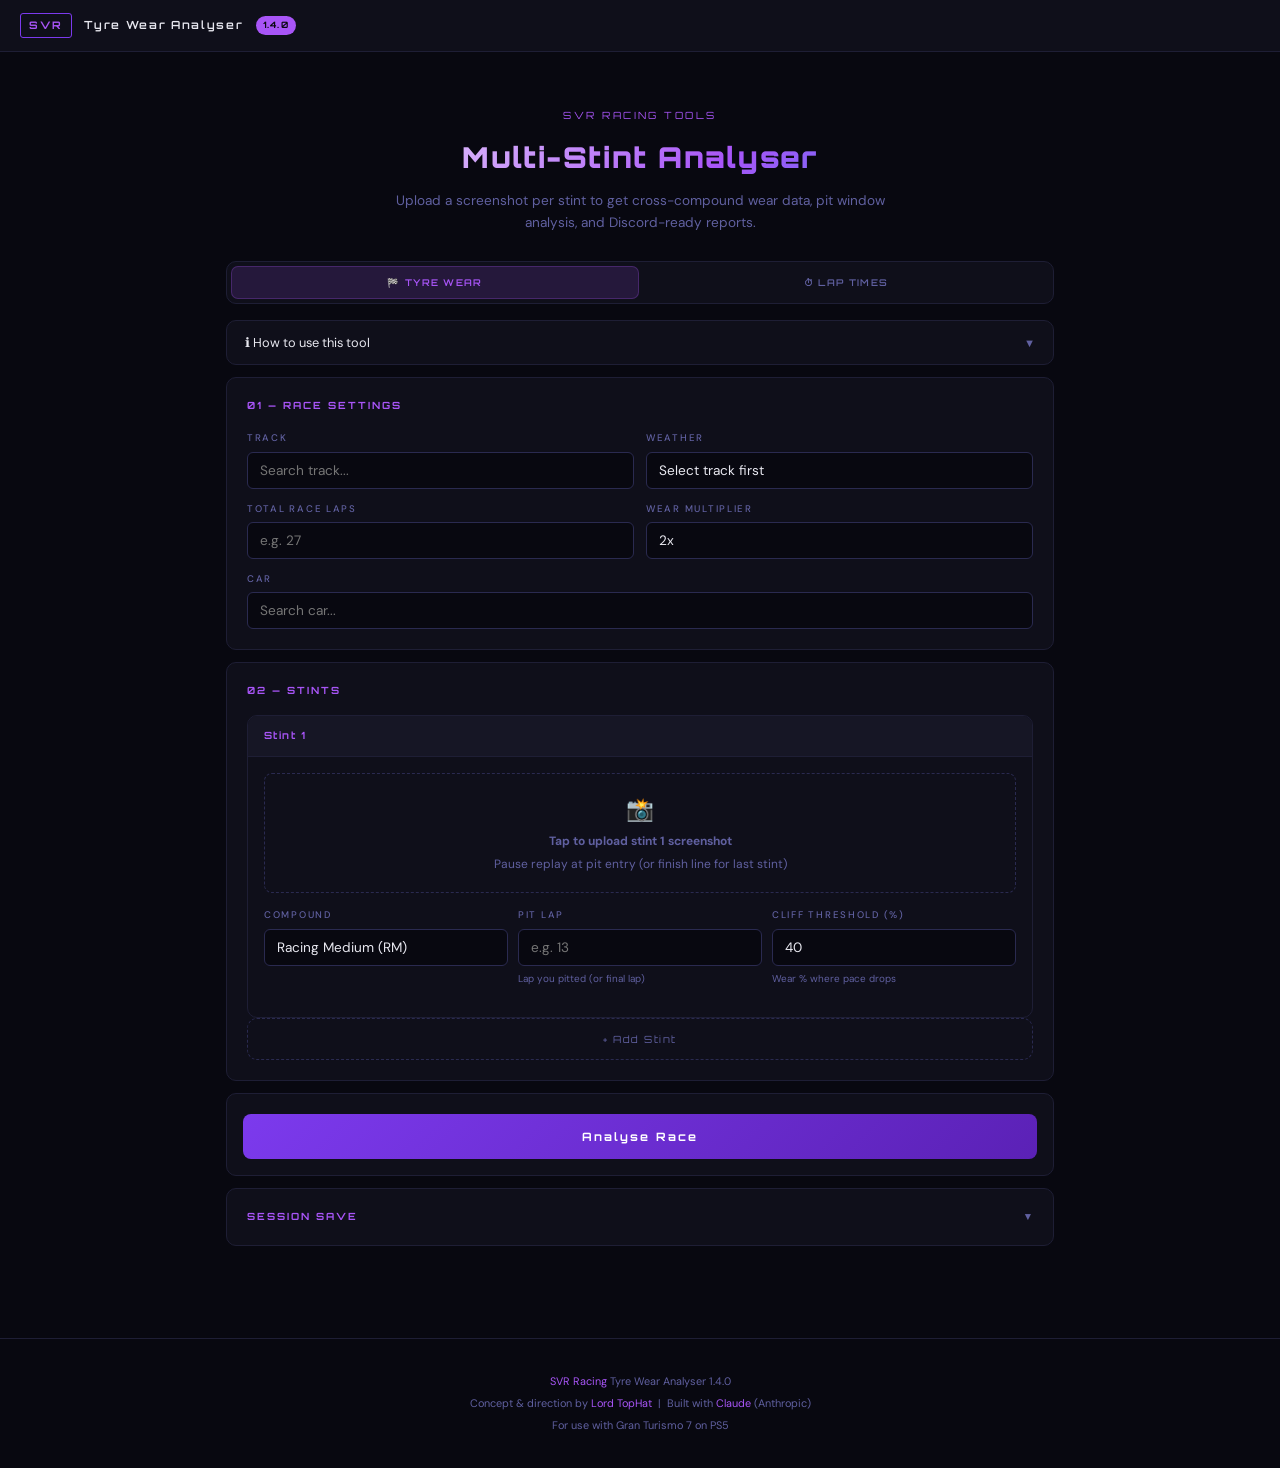
<file: SVR-Tyre-Analyser-1.html>
<!DOCTYPE html>
<html lang="en">
<head>
<meta charset="UTF-8">
<meta name="viewport" content="width=device-width, initial-scale=1.0">
<title>SVR Tyre Wear Analyser</title>
<link rel="preconnect" href="https://fonts.googleapis.com">
<link href="https://fonts.googleapis.com/css2?family=Orbitron:wght@400;600;700;900&family=DM+Sans:wght@300;400;500&display=swap" rel="stylesheet">
<link rel="stylesheet" href="svr-styles.css">
</head>
<body>

<div class="header">
  <div class="header-left">
    <div class="svr-badge">SVR</div>
    <div class="header-title">Tyre Wear Analyser</div>
    <div class="version-badge">1.4.0</div>
  </div>
</div>

<div class="container">

  <div class="hero">
    <div class="hero-label">SVR Racing Tools</div>
    <h2>Multi-Stint Analyser</h2>
    <p>Upload a screenshot per stint to get cross-compound wear data, pit window analysis, and Discord-ready reports.</p>
  </div>

  <!-- TAB BAR -->
  <div class="tab-bar">
    <button class="tab-btn active" id="tab-tyre" onclick="switchTab('tyre')">🏁 Tyre Wear</button>
    <button class="tab-btn" id="tab-laptime" onclick="switchTab('laptime')">⏱ Lap Times</button>
  </div>

  <!-- TYRE WEAR TAB -->
  <div class="tab-panel active" id="panel-tyre">

  <!-- HOW TO USE -->
  <button class="info-toggle" id="infoToggle" onclick="toggleInfo()">
    <div>ℹ How to use this tool</div>
    <span class="info-arrow" id="infoArrow">▼</span>
  </button>
  <div class="info-body" id="infoBody">
    <h4>Taking screenshots</h4>
    <p>Two methods work — use whichever suits you. Both require the tyre wear bars to be visible in the HUD at the bottom of the screen.</p>
    <ol>
      <li><strong>Flat screen HUD (recommended):</strong> While driving, take a PS5 screenshot as you cross the start/finish line. The lap counter on screen is your laps completed for that stint.</li>
      <li><strong>Replay method:</strong> After your race, open the GT7 replay. For each stint except the last, scrub to the moment your car enters the pit lane. For the final stint, scrub to the finish line crossing.</li>
    </ol>
    <div style="margin-top:14px;margin-bottom:6px;">
      <p style="font-size:0.65rem;color:var(--muted);margin-bottom:8px;letter-spacing:0.05em;">Flat screen HUD — pit entry, Watkins Glen (RS tyres, lap 1):</p>
      <div style="position:relative;display:inline-block;width:100%;">
        <img src="[data-uri]" alt="Example GT7 flat screen HUD at pit entry" style="width:100%;border-radius:6px;border:1px solid var(--border);display:block;">
        <div style="position:absolute;top:88%;left:18%;border:2px solid #a855f7;border-radius:4px;width:5%;height:8.5%;pointer-events:none;"></div>
        <div style="position:absolute;top:81%;left:17%;background:#a855f7;color:#fff;font-size:0.5rem;font-family:Orbitron,sans-serif;padding:2px 5px;border-radius:3px;letter-spacing:0.08em;pointer-events:none;">TYRE BARS</div>
      </div>
    </div>
    <div style="margin-top:14px;margin-bottom:6px;">
      <p style="font-size:0.65rem;color:var(--muted);margin-bottom:8px;letter-spacing:0.05em;">Replay method — worn tyres at race end, Nürburgring:</p>
      <div style="position:relative;display:inline-block;width:100%;">
        <img src="[data-uri]" alt="Example GT7 replay screenshot" style="width:100%;border-radius:6px;border:1px solid var(--border);display:block;">
        <div style="position:absolute;top:88%;left:18%;border:2px solid #a855f7;border-radius:4px;width:5%;height:8.5%;pointer-events:none;"></div>
        <div style="position:absolute;top:81%;left:17%;background:#a855f7;color:#fff;font-size:0.5rem;font-family:Orbitron,sans-serif;padding:2px 5px;border-radius:3px;letter-spacing:0.08em;pointer-events:none;">TYRE BARS</div>
      </div>
    </div>
    <div class="info-highlight" style="margin-top:14px;">VR mode does not work — use flat screen mode or the replay method.</div>
    <h4>Setting pit laps</h4>
    <p>Enter the lap you pitted on for each stint. The tool calculates stint length automatically. For the last stint, enter the final race lap.</p>
    <h4>Cliff threshold</h4>
    <p>Set a cliff per stint since different compounds behave differently. The cliff is the wear % where your pace starts to fall away. The optimiser uses these to flag whether you had life left or were past cliff at each stop.</p>
  </div>

  <!-- RACE SETTINGS -->
  <div class="card">
    <div class="card-title">01 — Race Settings</div>
    <div class="fields-grid">
      <div class="field">
        <label>Track</label>
        <div class="track-search-wrap">
          <input type="text" id="trackSearch" placeholder="Search track..." autocomplete="off" oninput="filterTracks()" onfocus="openTrackDropdown()" onblur="closeTrackDropdown()">
          <div class="track-dropdown" id="trackDropdown"></div>
        </div>
        <input type="hidden" id="trackValue">
      </div>
      <div class="field">
        <label>Weather</label>
        <select id="weather">
          <option value="">Select track first</option>
        </select>
      </div>
      <div class="field">
        <label>Total race laps</label>
        <input type="number" id="totalLaps" placeholder="e.g. 27" min="1" max="500">
      </div>
      <div class="field">
        <label>Wear multiplier</label>
        <select id="wearMultiplier">
          <option value="1">1x</option>
          <option value="2" selected>2x</option>
          <option value="3">3x</option>
          <option value="4">4x</option>
          <option value="6">6x</option>
          <option value="13">13x</option>
        </select>
      </div>
    </div>
    <div class="field" style="margin-top:12px;">
      <label>Car</label>
      <div class="track-search-wrap">
        <input type="text" id="carSearch" placeholder="Search car..." autocomplete="off" oninput="filterCars()" onfocus="openCarDropdown()" onblur="closeCarDropdown()">
        <div class="track-dropdown" id="carDropdown"></div>
      </div>
      <input type="hidden" id="carValue">
    </div>
  </div>

  <!-- STINTS -->
  <div class="card">
    <div class="card-title">02 — Stints</div>
    <div class="stints-container" id="stintsContainer"></div>
    <button class="add-stint-btn" onclick="addStint()">+ Add Stint</button>
  </div>

  <!-- ANALYSE -->
  <div class="card" style="padding:16px;">
    <button class="analyse-btn" onclick="analyse()">Analyse Race</button>
    <div class="error-msg" id="errorMsg"></div>
  </div>

  <!-- RESULTS -->
  <div id="resultsSection">

    <div class="card">
      <div class="card-title">03 — Stint Results</div>
      <div class="session-pill" id="sessionPill"></div>
      <div id="stintResults"></div>
    </div>

    <div class="card">
      <div class="collapsible-header" onclick="toggleCollapsible('wearGraph')">
        <div class="card-title" style="margin-bottom:0;">04 — Wear Graph</div>
        <span class="collapsible-arrow" id="arrow-wearGraph">▼</span>
      </div>
      <div class="collapsible-body" id="body-wearGraph">
        <div id="wearGraphToggles" style="display:flex;flex-wrap:wrap;gap:8px;margin-bottom:14px;margin-top:4px;"></div>
        <div class="wear-graph-wrap" style="position:relative;">
          <canvas id="wearCanvas"></canvas>
        </div>
        <div id="wearGraphLegend" style="display:flex;flex-wrap:wrap;gap:12px;margin-top:10px;font-size:0.7rem;color:var(--muted);"></div>
      </div>
    </div>

    <div class="card">
      <div class="collapsible-header" onclick="toggleCollapsible('optimiser')">
        <div class="card-title" style="margin-bottom:0;">05 — Pit Window Optimiser</div>
        <span class="collapsible-arrow" id="arrow-optimiser">▼</span>
      </div>
      <div class="collapsible-body" id="body-optimiser">
        <p style="font-size:0.75rem;color:var(--muted);margin-bottom:14px;margin-top:14px;line-height:1.7;">Based on your cliff thresholds and actual wear data, here's what the numbers say about your strategy.</p>
        <div class="optimiser-card" id="optimiserContent"></div>
      </div>
    </div>

    <div class="card">
      <div class="collapsible-header" onclick="toggleCollapsible('discord')">
        <div class="card-title" style="margin-bottom:0;">06 — Share to Discord</div>
        <span class="collapsible-arrow" id="arrow-discord">▼</span>
      </div>
      <div class="collapsible-body" id="body-discord">
        <p style="font-size:0.75rem;color:var(--muted);margin-bottom:14px;margin-top:14px;line-height:1.7;">Full race tyre report. Copy and paste straight into the team Discord.</p>
        <textarea class="export-textarea" id="exportText" readonly></textarea>
        <button class="copy-btn" id="copyBtn" onclick="copyExport()">Copy to clipboard</button>
      </div>
    </div>

    <div class="debug-info" id="debugInfo" style="display:none;"></div>

  </div>

    <!-- SESSION SAVE CARD -->
    <div class="card">
      <div class="collapsible-header" onclick="toggleCollapsible('sessionSave')">
        <div class="card-title" style="margin-bottom:0;">Session Save</div>
        <span class="collapsible-arrow" id="arrow-sessionSave">▼</span>
      </div>
      <div class="collapsible-body" id="body-sessionSave">
        <p style="font-size:0.75rem;color:var(--muted);margin-bottom:12px;line-height:1.6;">
          After analysing, copy the code below to save your session. Paste it back anytime to restore your full results without re-uploading screenshots.
        </p>
        <textarea id="sessionSaveCode" class="lt-textarea" style="height:80px;font-size:0.65rem;font-family:monospace;letter-spacing:0.02em;" placeholder="Your session code will appear here after analysing. Paste a saved code here to load a previous session."></textarea>
        <div style="display:flex;gap:8px;margin-top:10px;flex-wrap:wrap;">
          <button class="copy-btn" id="sessionCopyBtn" onclick="copySessionCode()" style="display:none;">Copy code</button>
          <button class="copy-btn" onclick="loadSessionCode()" style="background:var(--surface2);border:1px solid var(--border2);">Load session</button>
        </div>
        <div id="sessionSaveMsg" style="font-size:0.72rem;margin-top:8px;display:none;"></div>
      </div>
    </div>

  </div><!-- end panel-tyre -->

  <!-- LAP TIME ANALYSER TAB -->
  <div class="tab-panel" id="panel-laptime">

    <div class="card">
      <div class="card-title">01 — Lap Time Data</div>
      <div class="field" style="margin-bottom:12px;">
        <label>Paste GT7 lap time export</label>
        <textarea class="lt-textarea" id="ltPaste" placeholder="Paste your GT7 lap data here. Format:&#10;1!&#10;01:59.503&#10;6.25L&#10;(Remaining: 93.05L)&#10;2&#10;01:49.694&#10;..."></textarea>
        <div class="field-note">Copy from GT7 race result screen. Pit laps show Refueled instead of fuel used.</div>
      </div>
      <div class="field" style="margin-bottom:12px;">
        <label>Paste tyre wear report (optional)</label>
        <textarea class="lt-textarea" id="ltTyrePaste" placeholder="Paste the Discord export from the Tyre Wear tab here to overlay compound and wear rate data on the graph." style="height:120px;"></textarea>
        <div class="field-note">Used to label stints with compound and add wear rate to summary cards.</div>
      </div>
      <div class="fields-grid">
        <div class="field">
          <label>Cliff threshold (seconds)</label>
          <input type="number" id="ltCliff" value="1.5" min="0.5" max="10" step="0.1">
          <div class="field-note">Seconds above fastest clean lap before cliff is called.</div>
        </div>
        <div class="field">
          <label>Incident detection (seconds)</label>
          <input type="number" id="ltIncident" value="2.0" min="1" max="10" step="0.1">
          <div class="field-note">Lap more than this above local average = incident.</div>
        </div>
      </div>
    </div>

    <div class="card" style="padding:16px;">
      <button class="analyse-btn" onclick="analyseLapTimes()">Analyse Lap Times</button>
      <div class="error-msg" id="ltErrorMsg"></div>
    </div>

    <div id="ltResultsSection" style="display:none;">

      <div class="card">
        <div class="card-title">02 — Lap Time Chart</div>
        <div class="chart-wrap" id="ltChartWrap">
          <canvas id="ltCanvas"></canvas>
        </div>
        <div style="display:flex;gap:16px;flex-wrap:wrap;font-size:0.65rem;color:var(--muted);padding-top:4px;">
          <span>⬤ <span style="color:var(--purple-bright)">Clean lap</span></span>
          <span>⬤ <span style="color:var(--caution)">Incident (excluded)</span></span>
          <span>⬤ <span style="color:var(--warn)">Past cliff</span></span>
          <span>— <span style="color:var(--muted)">Pit lap (excluded)</span></span>
        </div>
      </div>

      <div class="card">
        <div class="card-title">03 — Stint Breakdown</div>
        <div id="ltStintCards"></div>
      </div>

      <div class="card">
        <div class="card-title">04 — Share to Discord</div>
        <p style="font-size:0.75rem;color:var(--muted);margin-bottom:14px;line-height:1.7;">Lap time report formatted for team Discord.</p>
        <textarea class="export-textarea" id="ltExportText" readonly></textarea>
        <button class="copy-btn" id="ltCopyBtn" onclick="copyLtExport()">Copy to clipboard</button>
      </div>

    </div>

  </div><!-- end panel-laptime -->

</div>

<footer>
  <p>
    <span>SVR Racing</span> Tyre Wear Analyser 1.4.0<br>
    Concept &amp; direction by <span>Lord TopHat</span> &nbsp;|&nbsp; Built with <span>Claude</span> (Anthropic)<br>
    For use with Gran Turismo 7 on PS5
  </p>
</footer>


<script src="svr-data.js"></script>
<script src="svr-tyre-analyser.js"></script>
<script src="svr-laptime-analyser.js"></script>
</body>
</html>
</file>
<file: svr-styles.css>
:root {
    --bg: #080810;
    --surface: #0f0f1a;
    --surface2: #161625;
    --border: #1e1e35;
    --border2: #2a2a50;
    --text: #e8e8f0;
    --muted: #6060a0;
    --purple: #7c3aed;
    --purple-bright: #a855f7;
    --purple-glow: rgba(168,85,247,0.15);
    --blue: #3b82f6;
    --fl: #22c55e;
    --fr: #f97316;
    --rl: #a855f7;
    --rr: #3b82f6;
    --warn: #ef4444;
    --caution: #f59e0b;
    --ok: #22c55e;
  }

  * { box-sizing: border-box; margin: 0; padding: 0; }

  body {
    background: var(--bg);
    color: var(--text);
    font-family: 'DM Sans', sans-serif;
    font-size: 15px;
    line-height: 1.6;
    min-height: 100vh;
  }

  /* HEADER */
  .header {
    background: var(--surface);
    border-bottom: 1px solid var(--border);
    padding: 0 20px;
    display: flex;
    align-items: center;
    justify-content: space-between;
    height: 52px;
    position: sticky;
    top: 0;
    z-index: 100;
  }

  .header-left {
    display: flex;
    align-items: center;
    gap: 12px;
  }

  .svr-badge {
    font-family: 'Orbitron', sans-serif;
    font-size: 0.65rem;
    font-weight: 700;
    letter-spacing: 0.2em;
    color: var(--purple-bright);
    border: 1px solid var(--purple);
    padding: 3px 8px;
    border-radius: 3px;
  }

  .header-title {
    font-family: 'Orbitron', sans-serif;
    font-size: 0.7rem;
    font-weight: 600;
    letter-spacing: 0.15em;
    color: var(--text);
  }

  .version-badge {
    font-family: 'Orbitron', sans-serif;
    font-size: 0.55rem;
    font-weight: 700;
    letter-spacing: 0.15em;
    color: var(--bg);
    background: var(--purple-bright);
    padding: 2px 7px;
    border-radius: 20px;
  }

  /* LAYOUT */
  .container {
    max-width: 860px;
    margin: 0 auto;
    padding: 24px 16px 60px;
  }

  .hero {
    text-align: center;
    padding: 32px 0 28px;
  }

  .hero-label {
    font-size: 0.62rem;
    letter-spacing: 0.25em;
    text-transform: uppercase;
    color: var(--purple-bright);
    margin-bottom: 10px;
    font-family: 'Orbitron', sans-serif;
  }

  .hero h2 {
    font-family: 'Orbitron', sans-serif;
    font-size: clamp(1.2rem, 4vw, 1.8rem);
    font-weight: 900;
    letter-spacing: 0.05em;
    background: linear-gradient(135deg, #fff 0%, #a855f7 60%, #3b82f6 100%);
    -webkit-background-clip: text;
    -webkit-text-fill-color: transparent;
    background-clip: text;
    margin-bottom: 10px;
  }

  .hero p {
    color: var(--muted);
    font-size: 0.85rem;
    max-width: 500px;
    margin: 0 auto;
  }

  /* CARDS */
  .card {
    background: var(--surface);
    border: 1px solid var(--border);
    border-radius: 10px;
    padding: 20px;
    margin-bottom: 12px;
  }

  .card-title {
    font-family: 'Orbitron', sans-serif;
    font-size: 0.62rem;
    font-weight: 700;
    letter-spacing: 0.2em;
    text-transform: uppercase;
    color: var(--purple-bright);
    margin-bottom: 16px;
  }

  .divider {
    height: 1px;
    background: var(--border);
    margin: 16px 0;
  }

  /* FIELDS */
  .fields-grid {
    display: grid;
    grid-template-columns: 1fr 1fr;
    gap: 12px;
  }

  @media (max-width: 500px) {
    .fields-grid { grid-template-columns: 1fr; }
  }

  .field { display: flex; flex-direction: column; gap: 6px; }

  .field label {
    font-size: 0.6rem;
    letter-spacing: 0.18em;
    text-transform: uppercase;
    color: var(--muted);
    font-weight: 500;
  }

  .field input, .field select {
    background: var(--bg);
    border: 1px solid var(--border2);
    border-radius: 6px;
    color: var(--text);
    font-family: 'DM Sans', sans-serif;
    font-size: 0.85rem;
    padding: 9px 12px;
    outline: none;
    transition: border-color 0.2s;
    width: 100%;
    -webkit-appearance: none;
  }

  .field input:focus, .field select:focus {
    border-color: var(--purple-bright);
  }

  .field-note {
    font-size: 0.62rem;
    color: var(--muted);
    line-height: 1.5;
  }

  /* TRACK SEARCH */
  .track-search-wrap { position: relative; }

  .track-dropdown {
    position: absolute;
    top: 100%;
    left: 0;
    right: 0;
    background: var(--surface2);
    border: 1px solid var(--border2);
    border-radius: 6px;
    max-height: 200px;
    overflow-y: auto;
    z-index: 50;
    display: none;
  }

  .track-dropdown.open { display: block; }

  .track-option {
    padding: 9px 12px;
    font-size: 0.82rem;
    cursor: pointer;
    border-bottom: 1px solid var(--border);
    transition: background 0.15s;
  }

  .track-option:last-child { border-bottom: none; }
  .track-option:hover { background: var(--purple-glow); }
  .track-option.selected { color: var(--purple-bright); }

  /* STINT CARDS */
  .stints-container { display: flex; flex-direction: column; gap: 12px; }

  .stint-card {
    background: var(--surface);
    border: 1px solid var(--border);
    border-radius: 10px;
    overflow: hidden;
  }

  .stint-header {
    display: flex;
    align-items: center;
    justify-content: space-between;
    padding: 12px 16px;
    background: var(--surface2);
    border-bottom: 1px solid var(--border);
  }

  .stint-number {
    font-family: 'Orbitron', sans-serif;
    font-size: 0.62rem;
    font-weight: 700;
    letter-spacing: 0.15em;
    color: var(--purple-bright);
  }

  .stint-remove {
    background: none;
    border: none;
    color: var(--muted);
    cursor: pointer;
    font-size: 0.75rem;
    padding: 2px 6px;
    border-radius: 4px;
    transition: color 0.2s;
  }

  .stint-remove:hover { color: var(--warn); }

  .stint-body { padding: 16px; }

  .stint-fields {
    display: grid;
    grid-template-columns: 1fr 1fr 1fr;
    gap: 10px;
    margin-bottom: 14px;
  }

  @media (max-width: 500px) {
    .stint-fields { grid-template-columns: 1fr 1fr; }
  }

  /* UPLOAD ZONE */
  .upload-zone {
    border: 1px dashed var(--border2);
    border-radius: 8px;
    padding: 18px;
    text-align: center;
    cursor: pointer;
    transition: border-color 0.2s, background 0.2s;
    position: relative;
    margin-bottom: 14px;
  }

  .upload-zone:hover {
    border-color: var(--purple-bright);
    background: var(--purple-glow);
  }

  .upload-zone.has-image {
    border-color: var(--purple);
    background: rgba(124,58,237,0.06);
  }

  .upload-zone input[type="file"] {
    position: absolute;
    inset: 0;
    opacity: 0;
    cursor: pointer;
    width: 100%;
    height: 100%;
  }

  .upload-zone p {
    font-size: 0.75rem;
    color: var(--muted);
    margin-top: 4px;
  }

  .upload-icon { font-size: 1.4rem; margin-bottom: 4px; }

  .upload-preview {
    width: 100%;
    border-radius: 6px;
    display: none;
    margin-top: 10px;
    max-height: 120px;
    object-fit: cover;
  }

  .upload-preview.visible { display: block; }

  /* ADD STINT BUTTON */
  .add-stint-btn {
    width: 100%;
    background: transparent;
    border: 1px dashed var(--border2);
    border-radius: 10px;
    color: var(--muted);
    font-family: 'Orbitron', sans-serif;
    font-size: 0.62rem;
    letter-spacing: 0.15em;
    padding: 14px;
    cursor: pointer;
    transition: border-color 0.2s, color 0.2s;
  }

  .add-stint-btn:hover {
    border-color: var(--purple-bright);
    color: var(--purple-bright);
  }

  /* ANALYSE BUTTON */
  .analyse-btn {
    width: 100%;
    background: linear-gradient(135deg, var(--purple) 0%, #5b21b6 100%);
    border: none;
    border-radius: 8px;
    color: #fff;
    font-family: 'Orbitron', sans-serif;
    font-size: 0.72rem;
    font-weight: 700;
    letter-spacing: 0.18em;
    padding: 15px;
    cursor: pointer;
    transition: opacity 0.2s, transform 0.1s;
    margin-top: 4px;
  }

  .analyse-btn:hover { opacity: 0.9; }
  .analyse-btn:active { transform: scale(0.99); }

  /* ERROR */
  .error-msg {
    background: rgba(239,68,68,0.1);
    border: 1px solid rgba(239,68,68,0.3);
    border-radius: 6px;
    color: #fca5a5;
    font-size: 0.75rem;
    padding: 12px 14px;
    margin-top: 10px;
    display: none;
    white-space: pre-wrap;
    line-height: 1.6;
  }

  /* RESULTS */
  #resultsSection { display: none; }

  .session-pill {
    display: inline-block;
    background: var(--purple-glow);
    border: 1px solid rgba(168,85,247,0.3);
    border-radius: 20px;
    font-family: 'Orbitron', sans-serif;
    font-size: 0.55rem;
    letter-spacing: 0.12em;
    color: var(--purple-bright);
    padding: 4px 12px;
    margin-bottom: 14px;
  }

  /* STINT RESULT */
  .stint-result {
    background: var(--bg);
    border: 1px solid var(--border);
    border-radius: 8px;
    padding: 16px;
    margin-bottom: 12px;
  }

  .stint-result-header {
    display: flex;
    align-items: center;
    justify-content: space-between;
    margin-bottom: 14px;
  }

  .stint-result-label {
    font-family: 'Orbitron', sans-serif;
    font-size: 0.6rem;
    font-weight: 700;
    letter-spacing: 0.15em;
    color: var(--purple-bright);
  }

  .stint-compound-badge {
    font-family: 'Orbitron', sans-serif;
    font-size: 0.55rem;
    font-weight: 700;
    letter-spacing: 0.12em;
    padding: 3px 9px;
    border-radius: 20px;
    border: 1px solid var(--border2);
    color: var(--text);
  }

  /* TYRE GRID */
  .tyre-grid {
    display: grid;
    grid-template-columns: 1fr 1fr;
    gap: 8px;
    margin-bottom: 12px;
  }

  .tyre-mini {
    background: var(--surface);
    border: 1px solid var(--border);
    border-radius: 6px;
    padding: 10px 12px;
  }

  .tyre-mini-label {
    font-size: 0.52rem;
    letter-spacing: 0.15em;
    text-transform: uppercase;
    font-weight: 600;
    margin-bottom: 6px;
  }

  .tyre-mini-pct {
    font-family: 'Orbitron', sans-serif;
    font-size: 1.1rem;
    font-weight: 700;
    line-height: 1;
    margin-bottom: 4px;
  }

  .tyre-mini-bar-bg {
    height: 3px;
    background: var(--border);
    border-radius: 2px;
    overflow: hidden;
    margin-bottom: 6px;
  }

  .tyre-mini-bar-fill { height: 100%; border-radius: 2px; }

  .tyre-mini-stats {
    font-size: 0.62rem;
    color: var(--muted);
    display: flex;
    flex-direction: column;
    gap: 2px;
  }

  .tyre-mini-stats span { color: var(--text); }

  /* STINT SUMMARY ROW */
  .stint-summary-row {
    display: flex;
    gap: 8px;
    font-size: 0.68rem;
    flex-wrap: wrap;
  }

  .summary-chip {
    background: var(--surface2);
    border: 1px solid var(--border);
    border-radius: 4px;
    padding: 4px 10px;
    color: var(--muted);
  }

  .summary-chip span { color: var(--text); }

  /* PIT OPTIMISER */
  .optimiser-card {
    background: var(--bg);
    border: 1px solid var(--border);
    border-radius: 8px;
    padding: 16px;
    margin-bottom: 12px;
  }

  .optimiser-row {
    display: flex;
    align-items: flex-start;
    gap: 10px;
    padding: 10px 0;
    border-bottom: 1px solid var(--border);
    font-size: 0.72rem;
  }

  .optimiser-row:last-child { border-bottom: none; }

  .optimiser-icon {
    font-size: 1rem;
    flex-shrink: 0;
    margin-top: 1px;
  }

  .optimiser-text { line-height: 1.6; }
  .optimiser-text strong { color: var(--purple-bright); font-weight: 500; }

  /* COLOUR HELPERS */
  .warn { color: var(--warn); font-weight: 600; }
  .caution { color: var(--caution); font-weight: 600; }
  .ok { color: var(--ok); font-weight: 600; }

  /* PROJ CARDS */
  .proj-cards { display: flex; flex-direction: column; gap: 6px; }

  .proj-card {
    background: var(--bg);
    border: 1px solid var(--border);
    border-radius: 6px;
    padding: 10px 14px;
    display: grid;
    grid-template-columns: 56px 1fr 1fr 1fr 1fr;
    gap: 6px;
    align-items: center;
    font-size: 0.7rem;
  }

  .proj-card.proj-active {
    border-color: rgba(168,85,247,0.4);
    background: rgba(168,85,247,0.04);
  }

  .proj-mx {
    font-family: 'Orbitron', sans-serif;
    font-size: 0.7rem;
    font-weight: 700;
    color: var(--muted);
  }

  .proj-card.proj-active .proj-mx { color: var(--purple-bright); }

  .proj-tyre { display: flex; flex-direction: column; gap: 2px; }

  .proj-tyre-label {
    font-size: 0.48rem;
    letter-spacing: 0.15em;
    text-transform: uppercase;
    color: var(--muted);
  }

  /* EXPORT */
  .export-textarea {
    width: 100%;
    background: var(--bg);
    border: 1px solid var(--border);
    border-radius: 6px;
    color: var(--text);
    font-family: 'DM Sans', monospace;
    font-size: 0.7rem;
    padding: 14px;
    line-height: 1.9;
    resize: none;
    height: 280px;
    outline: none;
  }

  .copy-btn {
    margin-top: 10px;
    background: var(--surface2);
    border: 1px solid var(--border);
    color: var(--purple-bright);
    font-family: 'Orbitron', sans-serif;
    font-size: 0.65rem;
    letter-spacing: 0.12em;
    padding: 10px 24px;
    border-radius: 6px;
    cursor: pointer;
    transition: border-color 0.2s;
  }

  .copy-btn:hover { border-color: var(--purple-bright); }

  /* DEBUG */
  .debug-info {
    font-family: monospace;
    font-size: 0.62rem;
    color: var(--muted);
    white-space: pre-wrap;
    margin-top: 10px;
    padding: 10px;
    background: var(--bg);
    border-radius: 4px;
    border: 1px solid var(--border);
  }

  /* INFO TOGGLE */
  .info-toggle {
    width: 100%;
    background: var(--surface);
    border: 1px solid var(--border);
    border-radius: 10px;
    color: var(--text);
    cursor: pointer;
    display: flex;
    align-items: center;
    justify-content: space-between;
    font-family: 'DM Sans', sans-serif;
    font-size: 0.8rem;
    padding: 13px 18px;
    margin-bottom: 12px;
    transition: border-color 0.2s;
  }

  .info-toggle:hover { border-color: var(--purple-bright); }
  .info-arrow { transition: transform 0.3s; font-size: 0.7rem; color: var(--muted); }
  .info-arrow.open { transform: rotate(180deg); }

  .info-body {
    background: var(--surface);
    border: 1px solid var(--border);
    border-radius: 10px;
    padding: 20px;
    margin-bottom: 12px;
    display: none;
    font-size: 0.82rem;
    line-height: 1.8;
    color: var(--muted);
  }

  .info-body.open { display: block; }
  .info-body h4 { font-size: 0.6rem; letter-spacing: 0.18em; text-transform: uppercase; color: var(--purple-bright); font-family: 'Orbitron', sans-serif; margin-bottom: 8px; margin-top: 16px; }
  .info-body h4:first-child { margin-top: 0; }
  .info-body p, .info-body li { color: var(--muted); }
  .info-body strong { color: var(--text); font-weight: 500; }
  .info-body ol { padding-left: 18px; }
  .info-body li { margin-bottom: 4px; }
  .info-highlight { background: var(--purple-glow); border: 1px solid rgba(168,85,247,0.2); border-radius: 6px; padding: 10px 14px; font-size: 0.75rem; color: var(--text); margin-top: 12px; }

  /* TABS */
  .tab-bar {
    display: flex;
    gap: 4px;
    background: var(--surface);
    border: 1px solid var(--border);
    border-radius: 10px;
    padding: 4px;
    margin-bottom: 16px;
  }

  .tab-btn {
    flex: 1;
    background: transparent;
    border: none;
    border-radius: 7px;
    color: var(--muted);
    cursor: pointer;
    font-family: 'Orbitron', sans-serif;
    font-size: 0.58rem;
    font-weight: 600;
    letter-spacing: 0.14em;
    padding: 10px 8px;
    transition: background 0.2s, color 0.2s;
    text-transform: uppercase;
  }

  .tab-btn.active {
    background: var(--purple-glow);
    color: var(--purple-bright);
    border: 1px solid rgba(168,85,247,0.25);
  }

  .tab-panel { display: none; }
  .tab-panel.active { display: block; }

  /* LAP TIME ANALYSER */
  .lt-textarea {
    width: 100%;
    background: var(--bg);
    border: 1px solid var(--border2);
    border-radius: 6px;
    color: var(--text);
    font-family: monospace;
    font-size: 0.72rem;
    padding: 12px;
    line-height: 1.8;
    resize: vertical;
    height: 180px;
    outline: none;
    transition: border-color 0.2s;
  }

  .lt-textarea:focus { border-color: var(--purple-bright); }

  .chart-wrap {
    width: 100%;
    overflow-x: auto;
    -webkit-overflow-scrolling: touch;
    border-radius: 6px;
    background: var(--bg);
    border: 1px solid var(--border);
    padding: 16px 12px 8px;
    margin-bottom: 12px;
  }

  .chart-wrap canvas { display: block; }

  .lt-stint-card {
    background: var(--bg);
    border: 1px solid var(--border);
    border-radius: 8px;
    padding: 14px 16px;
    margin-bottom: 10px;
    font-size: 0.75rem;
  }

  .lt-stint-header {
    display: flex;
    align-items: center;
    justify-content: space-between;
    margin-bottom: 10px;
  }

  .lt-stint-label {
    font-family: 'Orbitron', sans-serif;
    font-size: 0.58rem;
    font-weight: 700;
    letter-spacing: 0.15em;
    color: var(--purple-bright);
  }

  .lt-stats-grid {
    display: grid;
    grid-template-columns: 1fr 1fr;
    gap: 6px;
  }

  .lt-stat {
    background: var(--surface);
    border: 1px solid var(--border);
    border-radius: 5px;
    padding: 8px 10px;
    font-size: 0.68rem;
  }

  .lt-stat-label {
    font-size: 0.52rem;
    letter-spacing: 0.12em;
    text-transform: uppercase;
    color: var(--muted);
    margin-bottom: 3px;
  }

  .lt-stat-value { color: var(--text); font-weight: 500; }

  .incident-tag {
    display: inline-block;
    background: rgba(245,158,11,0.15);
    border: 1px solid rgba(245,158,11,0.3);
    border-radius: 3px;
    color: var(--caution);
    font-size: 0.52rem;
    letter-spacing: 0.1em;
    padding: 1px 6px;
    margin-left: 6px;
  }

  .cliff-tag {
    display: inline-block;
    background: rgba(239,68,68,0.15);
    border: 1px solid rgba(239,68,68,0.3);
    border-radius: 3px;
    color: var(--warn);
    font-size: 0.52rem;
    letter-spacing: 0.1em;
    padding: 1px 6px;
    margin-left: 6px;
  }

  /* COLLAPSIBLE CARDS */
  .collapsible-header {
    display: flex;
    align-items: center;
    justify-content: space-between;
    cursor: pointer;
    user-select: none;
  }

  .collapsible-arrow {
    font-size: 0.65rem;
    color: var(--muted);
    transition: transform 0.3s;
  }

  .collapsible-arrow.open { transform: rotate(180deg); }

  .collapsible-body {
    display: none;
    margin-top: 14px;
  }

  .collapsible-body.open { display: block; }

  /* WEAR GRAPH */
  .wear-graph-wrap {
    width: 100%;
    overflow-x: auto;
    -webkit-overflow-scrolling: touch;
    border-radius: 6px;
    background: var(--bg);
    border: 1px solid var(--border);
    padding: 16px 12px 8px;
    margin-bottom: 10px;
  }

  .wear-graph-legend {
    display: flex;
    gap: 14px;
    flex-wrap: wrap;
    font-size: 0.62rem;
    color: var(--muted);
    padding-top: 6px;
  }

  /* FOOTER */
  footer {
    text-align: center;
    padding: 32px 20px;
    font-size: 0.68rem;
    color: var(--muted);
    line-height: 2;
    border-top: 1px solid var(--border);
    margin-top: 20px;
  }

  footer span { color: var(--purple-bright); }

  /* BADGE */
  .badge {
    display: inline-block;
    padding: 2px 7px;
    border-radius: 20px;
    font-size: 0.52rem;
    letter-spacing: 0.1em;
    text-transform: uppercase;
    font-weight: 600;
  }

  .badge-active { background: rgba(168,85,247,0.15); color: var(--purple-bright); border: 1px solid rgba(168,85,247,0.3); }
</file>
